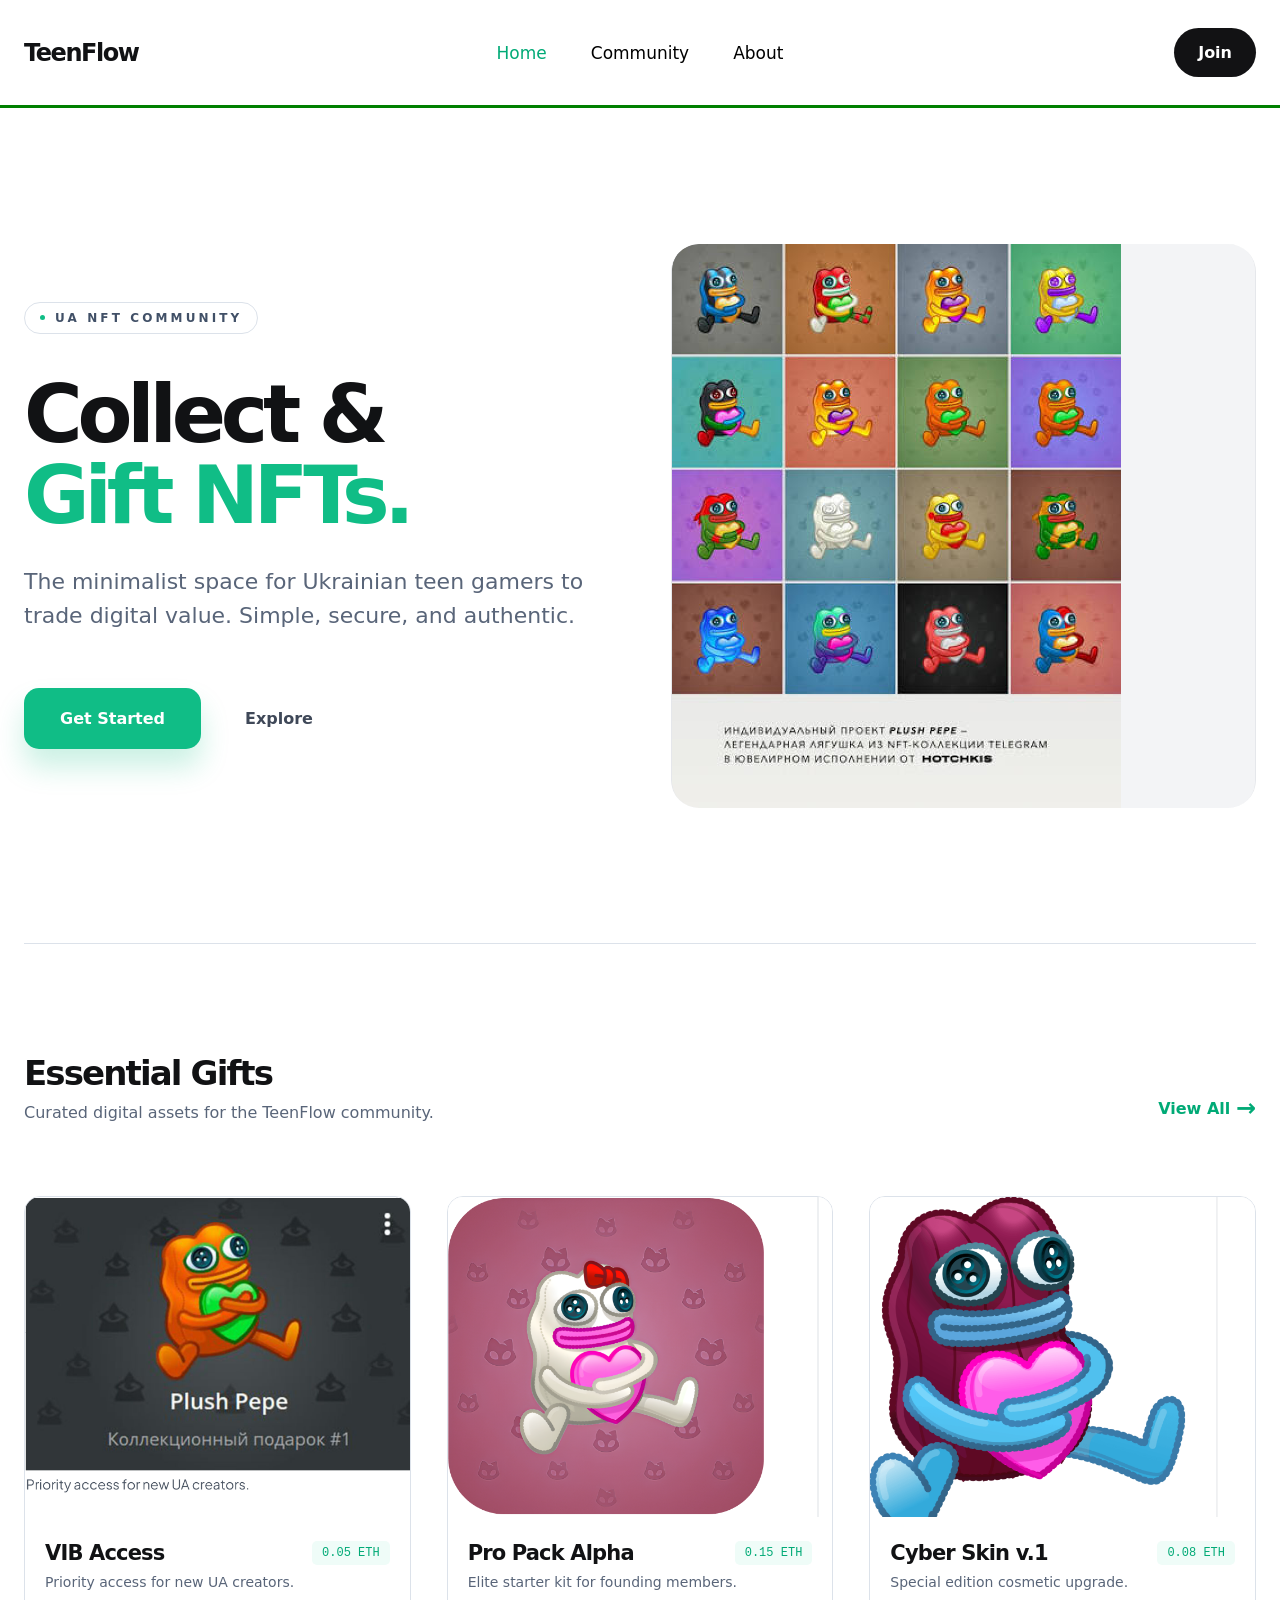
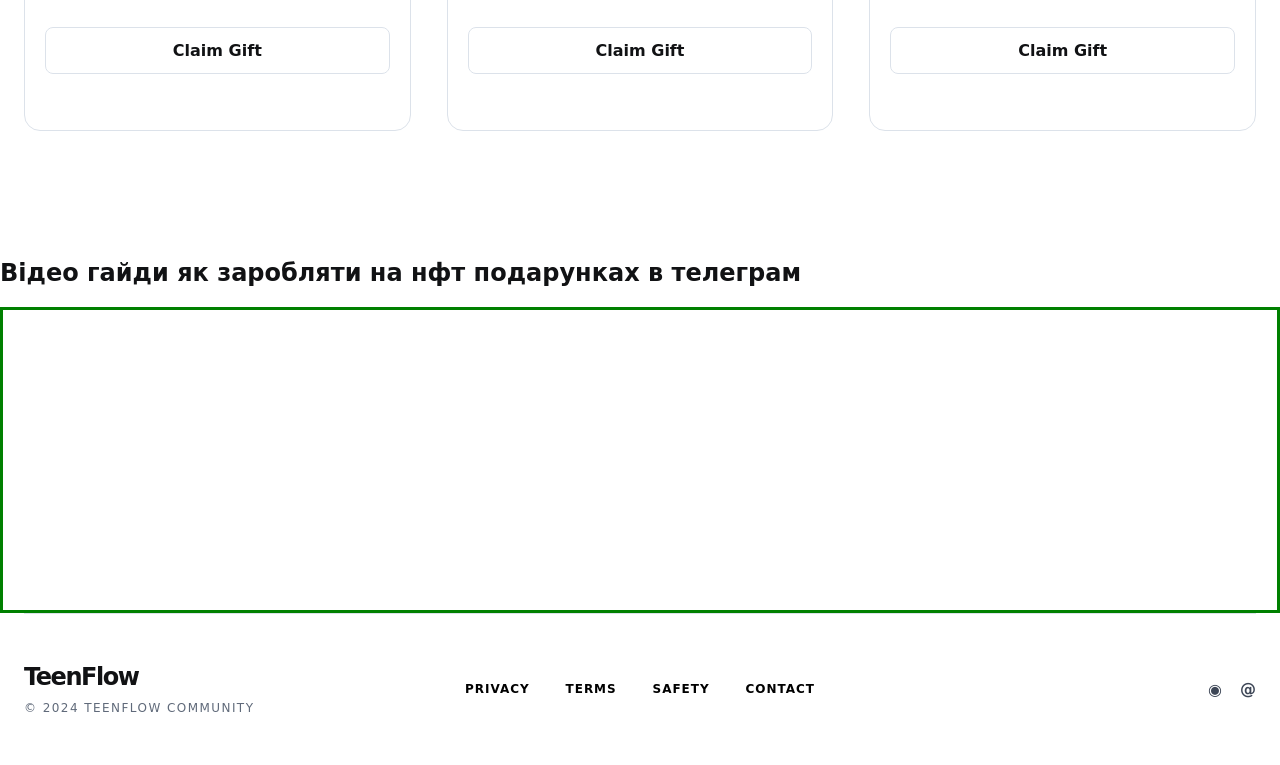
<file: index.html>
<!doctype html>
<html lang="en">
    <head>
        <meta charset="UTF-8" />
        <meta name="viewport" content="width=device-width, initial-scale=1.0" />
        <title>TeenFlow — NFT Gifts</title>
        <link rel="stylesheet" href="styles.css" />
    </head>
    <body>
        <header class="site-header">
            <a class="logo" href="#">TeenFlow</a>
            <nav class="nav" aria-label="Primary navigation">
                <a class="active" href="index.html">Home</a>
                <a href="community.html">Community</a>
                <a href="about.html">About</a>
            </nav>
            <a class="join" href="join.html">Join</a>
        </header>

        <main>
            <section class="hero section-wrap">
                <div class="hero-copy">
                    <span class="pill"><i></i> UA NFT COMMUNITY</span>
                    <h1>Collect &<br /><span>Gift NFTs.</span></h1>
                    <p>
                        The minimalist space for Ukrainian teen gamers to trade digital value.
                        Simple, secure, and authentic.
                    </p>
                    <div class="actions">
                        <a class="button primary" href="#gifts">Get Started</a>
                        <a class="button secondary" href="#explore">Explore</a>
                    </div>
                </div>
                <div class="hero-art art-crop" aria-label="Plush Pepe NFT collection preview"></div>
            </section>

            <section id="gifts" class="gifts section-wrap">
                <div class="section-head">
                    <div>
                        <h2>Essential Gifts</h2>
                        <p>Curated digital assets for the TeenFlow community.</p>
                    </div>
                    <a class="view-all" href="#">View All <span>→</span></a>
                </div>

                <div class="cards">
                    <article class="card">
                        <div class="card-image gift-one art-crop"></div>
                        <div class="card-body">
                            <div class="card-title-row">
                                <h3>VIB Access</h3>
                                <span class="price">0.05 ETH</span>
                            </div>
                            <p>Priority access for new UA creators.</p>
                            <button>Claim Gift</button>
                        </div>
                    </article>

                    <article class="card">
                        <div class="card-image gift-two art-crop"></div>
                        <div class="card-body">
                            <div class="card-title-row">
                                <h3>Pro Pack Alpha</h3>
                                <span class="price">0.15 ETH</span>
                            </div>
                            <p>Elite starter kit for founding members.</p>
                            <button>Claim Gift</button>
                        </div>
                    </article>

                    <article class="card">
                        <div class="card-image gift-three art-crop"></div>
                        <div class="card-body">
                            <div class="card-title-row">
                                <h3>Cyber Skin v.1</h3>
                                <span class="price">0.08 ETH</span>
                            </div>
                            <p>Special edition cosmetic upgrade.</p>
                            <button>Claim Gift</button>
                        </div>
                    </article>
                </div>
            </section>
        </main>
        <section>
     <h1>Відео гайди як заробляти на нфт подарунках в телеграм</h1>
   <article class="guides">
<iframe width="1059" height="595" src="https://www.youtube.com/embed/SpH7_k_Wrvw" title="Як заробити на NFT подарунках в телеграм?" frameborder="0"></iframe>
<iframe width="1059" height="595" src="https://www.youtube.com/embed/sKgBU7rLCm8" title="Як заробити на телеграм подарунках? -гайд по Telegram Gifts" frameborder="0" ></iframe>
<iframe width="1059" height="595" src="https://www.youtube.com/embed/JtX-bXjl1vI" title="ЯК ЗАРОБИТИ НА НФТ ТЕЛЕГРАМ ПОДАРУНКАХ?" frameborder="0"></iframe>
<iframe width="1059" height="595" src="https://www.youtube.com/embed/h6Lt1uEh9VU" title="ЯК ЗАРОБИТИ НА ТЕЛЕГРАМ  NFT" frameborder="0"></iframe>
   </article>
</section>

        <footer class="footer section-wrap">
            <div>
                <a class="logo" href="#">TeenFlow</a>
                <p>© 2024 TEENFLOW COMMUNITY</p>
            </div>
            <nav aria-label="Footer navigation">
                <a href="#">PRIVACY</a>
                <a href="#">TERMS</a>
                <a href="#">SAFETY</a>
                <a href="#">CONTACT</a>
            </nav>
            <div class="socials" aria-label="Social links">
                <a href="#">◉</a>
                <a href="#">@</a>
            </div>
        </footer>
    </body>
</html>
</file>
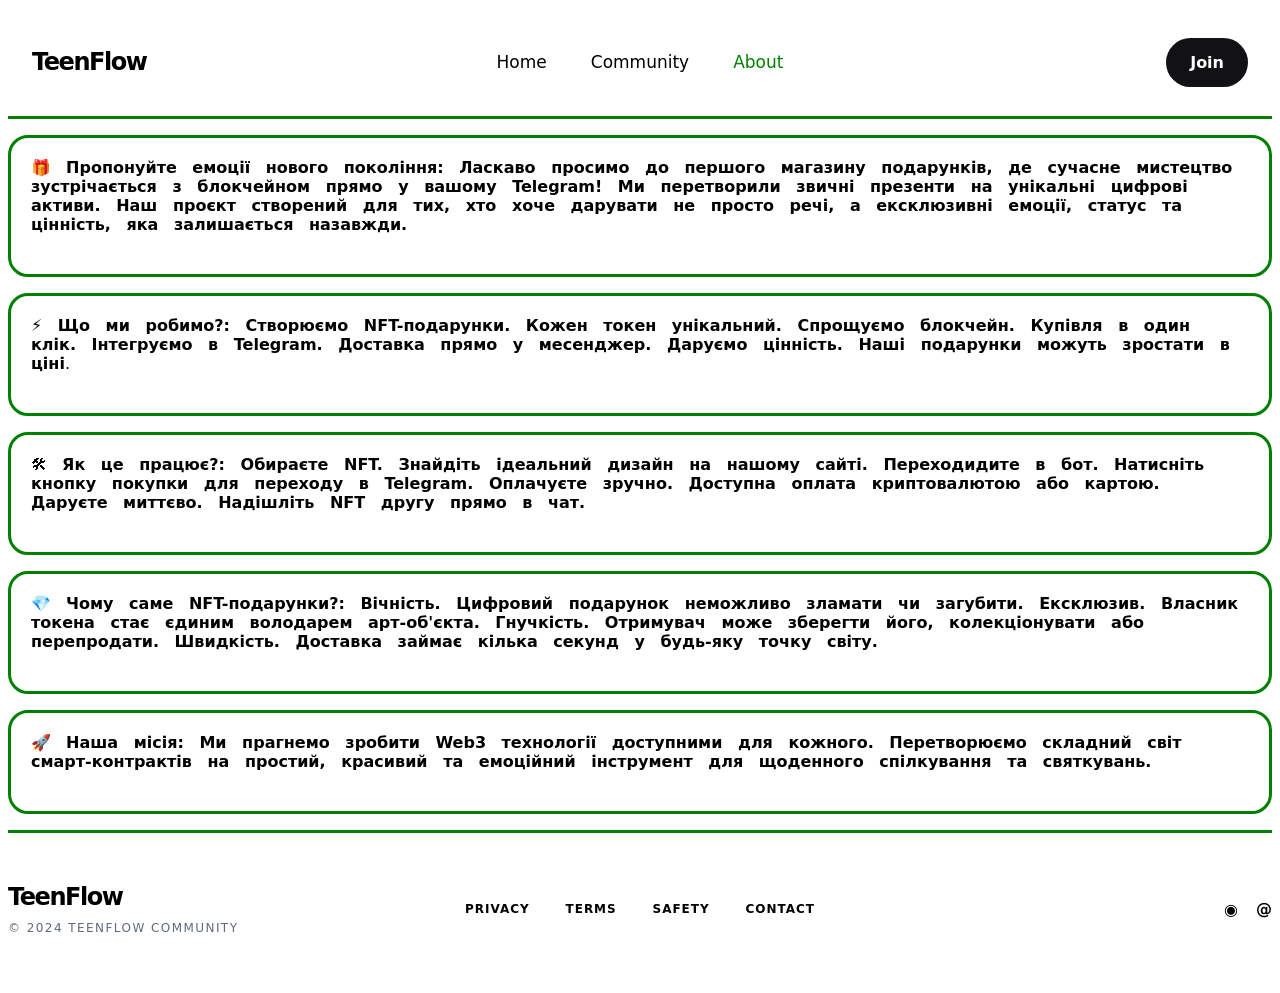
<file: about.html>
<!doctype html>
<html lang="en">
    <head>
        <meta charset="UTF-8" />
        <meta name="viewport" content="width=device-width, initial-scale=1.0" />
        <title>TeenFlow — NFT Gifts</title>
        <link rel="stylesheet" href="about.css" />
    </head>

    <body>
        <header class="site-header">
            <a class="logo" href="#">TeenFlow</a>
            <nav class="nav" aria-label="Primary navigation">
                <a href="index.html">Home</a>
                <a class="Community" href="community.html">Community</a>
                <a class="about active" href="about.html">About</a>
            </nav>
            <a class="join" href="join.html">Join</a>
        </header>

        <main class="main">
            <section>
                <article>
                    <p>
                        🎁
                        <b
                            >Пропонуйте емоції нового покоління: Ласкаво просимо до першого магазину
                            подарунків, де сучасне мистецтво зустрічається з блокчейном прямо у
                            вашому Telegram! Ми перетворили звичні презенти на унікальні цифрові
                            активи. Наш проєкт створений для тих, хто хоче дарувати не просто речі,
                            а ексклюзивні емоції, статус та цінність, яка залишається назавжди.
                        </b>
                    </p>
                </article>
                <article>
                    <p>
                        <b
                            >⚡️ Що ми робимо?: Створюємо NFT-подарунки. Кожен токен унікальний.
                            Спрощуємо блокчейн. Купівля в один клік. Інтегруємо в Telegram. Доставка
                            прямо у месенджер. Даруємо цінність. Наші подарунки можуть зростати в
                            ціні</b
                        >.
                    </p>
                </article>

                <article>
                    <p>
                        🛠
                        <b
                            >Як це працює?: Обираєте NFT. Знайдіть ідеальний дизайн на нашому сайті.
                            Переходидите в бот. Натисніть кнопку покупки для переходу в Telegram.
                            Оплачуєте зручно. Доступна оплата криптовалютою або картою. Даруєте
                            миттєво. Надішліть NFT другу прямо в чат.</b
                        >
                    </p>
                </article>

                <article>
                    <p>
                        💎
                        <b
                            >Чому саме NFT-подарунки?: Вічність. Цифровий подарунок неможливо
                            зламати чи загубити. Ексклюзив. Власник токена стає єдиним володарем
                            арт-об'єкта. Гнучкість. Отримувач може зберегти його, колекціонувати або
                            перепродати. Швидкість. Доставка займає кілька секунд у будь-яку точку
                            світу.</b
                        >
                    </p>
                </article>

                <article>
                    <p>
                        🚀
                        <b
                            >Наша місія: Ми прагнемо зробити Web3 технології доступними для кожного.
                            Перетворюємо складний світ смарт-контрактів на простий, красивий та
                            емоційний інструмент для щоденного спілкування та святкувань.</b
                        >
                    </p>
                </article>
            </section>
        </main>

        <footer class="footer section-wrap">
            <div>
                <a class="logo" href="#">TeenFlow</a>
                <p>© 2024 TEENFLOW COMMUNITY</p>
            </div>
            <nav aria-label="Footer navigation">
                <a href="#">PRIVACY</a>
                <a href="#">TERMS</a>
                <a href="#">SAFETY</a>
                <a href="#">CONTACT</a>
            </nav>
            <div class="socials" aria-label="Social links">
                <a href="#">◉</a>
                <a href="#">@</a>
            </div>
        </footer>
    </body>
</html>
</file>
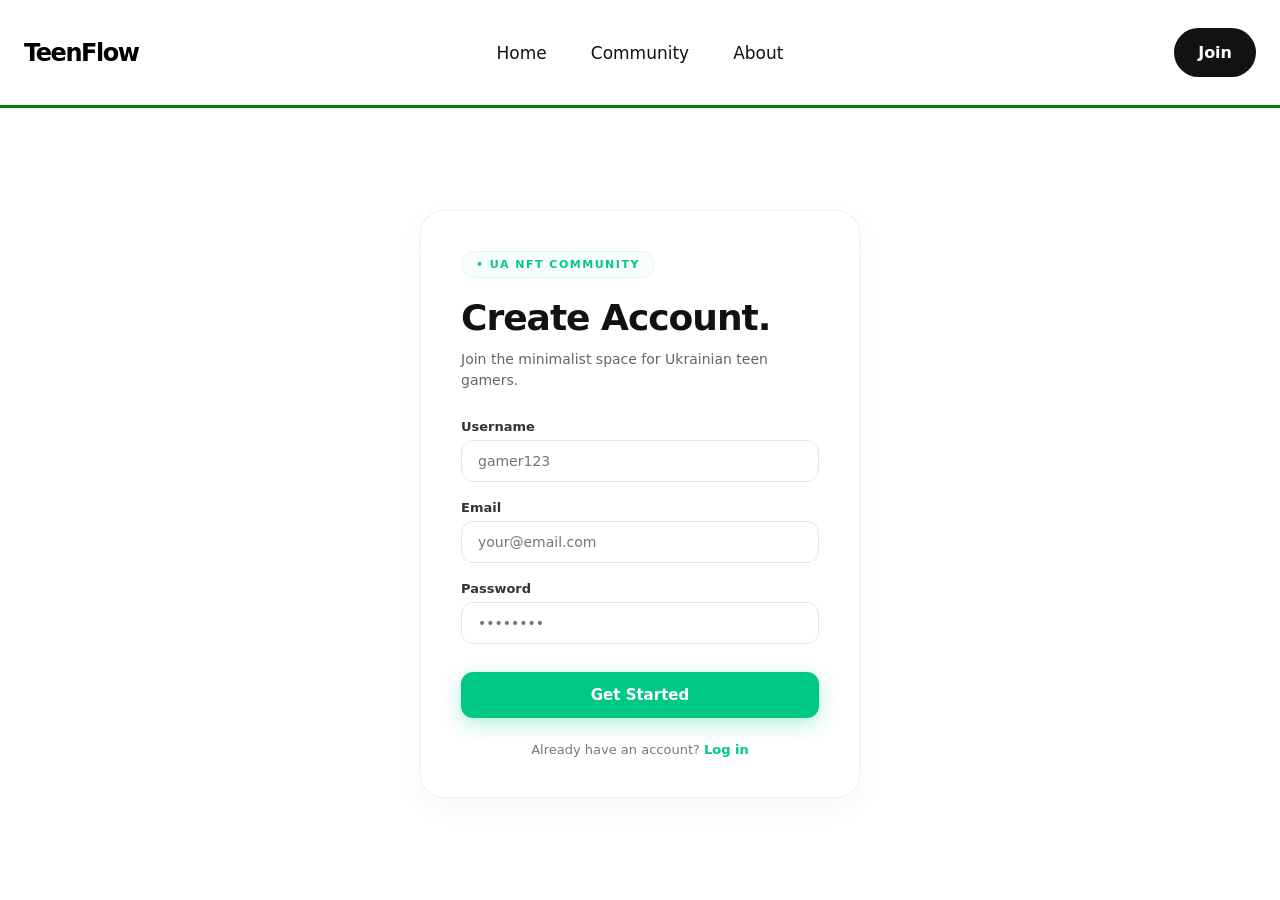
<file: join.html>
<!doctype html>
<html lang="uk">
    <head>
        <meta charset="UTF-8" />
        <meta name="viewport" content="width=device-width, initial-scale=1.0" />
        <title>TeenFlow — Реєстрація</title>
        <link rel="stylesheet" href="join.css" />
    </head>
    <body>
        <header class="navbar">
            <div class="logo">TeenFlow</div>
            <nav class="nav-links">
                <a href="index.html">Home</a>
                <a href="community.html">Community</a>
                <a href="about.html">About</a>
            </nav>
            <a href="join.html" class="btn-join">Join</a>
        </header>

        <main class="container">
            <div class="card">
                <div class="badge">• UA NFT COMMUNITY</div>
                <h1>Create Account.</h1>
                <p class="subtitle">Join the minimalist space for Ukrainian teen gamers.</p>

                <form class="auth-form">
                    <div class="form-group">
                        <label for="username">Username</label>
                        <input type="text" id="username" placeholder="gamer123" required />
                    </div>

                    <div class="form-group">
                        <label for="email">Email</label>
                        <input type="email" id="email" placeholder="your@email.com" required />
                    </div>

                    <div class="form-group">
                        <label for="password">Password</label>
                        <input type="password" id="password" placeholder="••••••••" required />
                    </div>

                    <button type="submit" class="btn-submit">Get Started</button>
                </form>

                <p class="footer-text">Already have an account? <a href="#">Log in</a></p>
            </div>
        </main>
    </body>
</html>
</file>
<file: styles.css>
:root {
  --green: #10bd86;
  --green-dark: #00aa76;
  --ink: #111214;
  --muted: #596579;
  --line: #dce2ea;
  --soft: #f7f9fb;
}

iframe {
  width: 300px;
  height: 300px;
}

.guides {
  display: flex;
  justify-content: space-between;
  border: 3px solid green;
}

.guides  h1 {
  font-weight: bold;
  text-align: center;
}

.logo:hover {
  color: green;
}

nav a {
  color: black;
}

.join:hover {
  color: green;
}

button:hover {
  color: green;
}

.nav:hover {
  text-decoration: none;
  color: green;
}

footer a:hover {
  color: green;
  text-align: none;
}

.nav a:hover {
  text-decoration: none;
  color: green;
}

* {
  box-sizing: border-box;
}

html {
  scroll-behavior: smooth;
}

body {
  margin: 0;
  color: var(--ink);
  background: #fff;
  font-family: Inter, system-ui, -apple-system, BlinkMacSystemFont, "Segoe UI", sans-serif;
}

a {
  color: inherit;
  text-decoration: none;
}

.section-wrap {
  width: min(1240px, calc(100% - 48px));
  margin: 0 auto;
}

.site-header {
  height: 108px;
  border-bottom: 3px solid green;
  display: grid;
  grid-template-columns: 1fr auto 1fr;
  align-items: center;
  padding: 0 max(24px, calc((100vw - 1240px) / 2));
}

.logo {
  font-size: 24px;
  font-weight: 800;
  letter-spacing: -0.06em;
}

.nav {
  display: flex;
  gap: 44px;
  color: #3f4858;
  font-size: 17px;
  font-weight: 500;
}

.nav .active {
  color: var(--green-dark);
}

.join {
  justify-self: end;
  background: #121214;
  color: #fff;
  padding: 15px 24px;
  border-radius: 999px;
  font-weight: 700;
}

.hero {
  min-height: 835px;
  display: grid;
  grid-template-columns: 1fr 585px;
  align-items: center;
  gap: 72px;
}

.pill {
  display: inline-flex;
  align-items: center;
  gap: 10px;
  padding: 8px 15px;
  border: 1px solid var(--line);
  border-radius: 999px;
  color: #415067;
  font-size: 12px;
  font-weight: 800;
  letter-spacing: 0.26em;
}

.pill i {
  width: 5px;
  height: 5px;
  background: var(--green);
  border-radius: 50%;
}

.hero h1 {
  margin: 40px 0 28px;
  font-size: clamp(58px, 7vw, 80px);
  line-height: 1.02;
  letter-spacing: -0.065em;
}

.hero h1 span {
  color: var(--green);
}

.hero p {
  max-width: 610px;
  margin: 0;
  color: var(--muted);
  font-size: 22px;
  line-height: 1.55;
}

.actions {
  display: flex;
  align-items: center;
  gap: 44px;
  margin-top: 55px;
}

.button {
  font-weight: 800;
  font-size: 16px;
}

.primary {
  color: #fff;
  background: var(--green);
  padding: 21px 36px;
  border-radius: 15px;
  box-shadow: 0 18px 28px rgba(16, 189, 134, 0.22);
}

.secondary {
  color: #3f4858;
}

.art-crop {
  background-image: url("image.png");
  background-size: 1440px 2002.5px;
  background-repeat: no-repeat;
}

.hero-art {
  width: 585px;
  height: 564px;
  background-position: -756px -235px;
  border-radius: 28px;
}

.gifts {
  border-top: 1px solid var(--line);
  padding-top: 112px;
  padding-bottom: 108px;
}

.section-head {
  display: flex;
  justify-content: space-between;
  align-items: end;
  margin-bottom: 74px;
}

.section-head h2 {
  margin: 0 0 13px;
  font-size: 34px;
  line-height: 1;
  letter-spacing: -0.055em;
}

.section-head p {
  margin: 0;
  color: var(--muted);
  font-size: 16px;
}

.view-all {
  color: var(--green-dark);
  font-weight: 800;
  font-size: 16px;
}

.view-all span {
  font-size: 24px;
  vertical-align: -2px;
}

.cards {
  display: grid;
  grid-template-columns: repeat(3, 1fr);
  gap: 36px;
}

.card {
  min-height: 535px;
  border: 1px solid var(--line);
  border-radius: 16px;
  overflow: hidden;
  background: #fff;
}

.card-image {
  width: 100%;
  height: 320px;
  background-color: #f5f7f8;
}

.gift-one {
  background-position: -117px -1215px;
}

.gift-two {
  background-position: -544px -1215px;
}

.gift-three {
  background-position: -994px -1229px;
}

.card-body {
  padding: 24px 20px 18px;
}

.card-title-row {
  display: flex;
  justify-content: space-between;
  align-items: center;
  gap: 12px;
}

.card h3 {
  margin: 0;
  font-size: 21px;
  line-height: 1.15;
  letter-spacing: -0.04em;
}

.price {
  flex: none;
  color: var(--green-dark);
  background: #effcf8;
  border-radius: 5px;
  padding: 5px 10px;
  font-family: ui-monospace, SFMono-Regular, Menlo, Consolas, monospace;
  font-size: 12px;
}

.card p {
  min-height: 38px;
  margin: 8px 0 16px;
  color: var(--muted);
  font-size: 14px;
  line-height: 1.35;
}

.card button {
  width: 100%;
  height: 47px;
  border: 1px solid var(--line);
  border-radius: 8px;
  background: #fff;
  color: var(--ink);
  font: inherit;
  font-weight: 800;
  cursor: pointer;
}

.footer {
  border-top: 1px solid var(--line);
  min-height: 152px;
  display: grid;
  grid-template-columns: 1fr auto 1fr;
  align-items: center;
}

.footer p {
  margin: 10px 0 0;
  color: #606a7a;
  font-size: 12px;
  letter-spacing: 0.12em;
}

.footer nav {
  display: flex;
  gap: 36px;
  color: #3d4656;
  font-size: 12px;
  font-weight: 800;
  letter-spacing: 0.08em;
}

.socials {
  justify-self: end;
  display: flex;
  gap: 18px;
  color: #3d4656;
  font-weight: 700;
}

@media (max-width: 1000px) {
  .site-header {
    grid-template-columns: auto 1fr auto;
    gap: 20px;
  }

  .nav {
    justify-content: center;
    gap: 20px;
  }

  .hero {
    grid-template-columns: 1fr;
    padding: 72px 0;
    min-height: auto;
  }

  .hero-art {
    justify-self: center;
    max-width: 100%;
  }

  .cards {
    grid-template-columns: 1fr;
  }

  .card {
    max-width: 500px;
    width: 100%;
    margin: 0 auto;
  }

  .footer {
    grid-template-columns: 1fr;
    gap: 24px;
    padding: 42px 0;
    text-align: center;
  }

  .footer nav,
  .socials {
    justify-content: center;
    justify-self: center;
    flex-wrap: wrap;
  }
}

@media (max-width: 640px) {
  .section-wrap {
    width: min(100% - 28px, 1240px);
  }

  .site-header {
    height: auto;
    padding: 22px 14px;
    grid-template-columns: 1fr auto;
  }

  .nav {
    order: 3;
    grid-column: 1 / -1;
    padding-top: 16px;
  }

  .join {
    padding: 12px 18px;
  }

  .hero h1 {
    font-size: 54px;
  }

  .hero p {
    font-size: 18px;
  }

  .actions {
    gap: 24px;
    margin-top: 36px;
  }

  .hero-art {
    width: 100%;
    height: 0;
    padding-bottom: 96%;
    background-size: 246%;
    background-position: 60% 13%;
  }

  .section-head {
    align-items: start;
    gap: 20px;
    flex-direction: column;
  }
}
</file>
<file: about.css>
body {
  font-family: Inter, system-ui, -apple-system, BlinkMacSystemFont, "Segoe UI", sans-serif;
  box-sizing: border-box;
}

.site-header {
  height: 108px;
  border-bottom: 3px solid green;
  display: grid;
  grid-template-columns: 1fr auto 1fr;
  align-items: center;
  padding: 0 max(24px, calc((100vw - 1240px) / 2));
}

.logo {
  font-size: 24px;
  font-weight: 800;
  letter-spacing: -0.06em;
  text-decoration: none;
  color: black;
}

.logo:hover {
  color: green;
}

.nav a {
  color: black;
  text-decoration: none;
}

.join:hover {
  color: green;
}

button:hover {
  color: green;
}

.nav:hover {
  text-decoration: none;
  color: green;
}

.nav .active {
  color: green;
}

footer a:hover {
  color: green;
  text-align: none;
}

.nav a:hover {
  text-decoration: none;
  color: green;
}

.nav {
  display: flex;
  gap: 44px;
  color: black;
  font-size: 17px;
  font-weight: 500;
}



.join {
  justify-self: end;
  background: #121214;
  color: #fff;
  padding: 15px 24px;
  border-radius: 999px;
  font-weight: 700;
  text-decoration: none;
}

.Community {
  color: black;
  text-decoration: none;
}

.about {
  color: green;
  text-decoration: none;
}

.active {
  text-decoration: none;
}

.main {
  word-spacing: 10px;
}

main p {
  padding: 20px;
  padding-bottom: 40px;
  background-color: white;
  border-radius: 20px;
  border: 3px solid green;
}

.footer {
  min-height: 152px;
  display: grid;
  grid-template-columns: 1fr auto 1fr;
  align-items: center;
  background-color: white;
  border-top: 3px solid green;
}

.footer p {
  margin: 10px 0 0;
  color: #606a7a;
  font-size: 12px;
  letter-spacing: 0.12em;
}

.footer nav {
  display: flex;
  gap: 36px;
  color: #3d4656;
  font-size: 12px;
  font-weight: 800;
  letter-spacing: 0.08em;
}

.socials {
  justify-self: end;
  display: flex;
  gap: 18px;
  color: #3d4656;
  font-weight: 700;
}

@media (max-width: 1000px) {
  .site-header {
    grid-template-columns: auto 1fr auto;
    gap: 20px;
  }

  .nav {
    justify-content: center;
    gap: 20px;
  }

  .hero {
    grid-template-columns: 1fr;
    padding: 72px 0;
    min-height: auto;
  }

  .hero-art {
    justify-self: center;
    max-width: 100%;
  }

  .cards {
    grid-template-columns: 1fr;
  }

  .card {
    max-width: 500px;
    width: 100%;
    margin: 0 auto;
  }

  .footer {
    grid-template-columns: 1fr;
    gap: 24px;
    padding: 42px 0;
    text-align: center;
  }

  .footer nav,
  .socials {
    justify-content: center;
    justify-self: center;
    flex-wrap: wrap;
  }
}

@media (max-width: 640px) {
  .section-wrap {
    width: min(100% - 28px, 1240px);
  }

  .site-header {
    height: auto;
    padding: 22px 14px;
    grid-template-columns: 1fr auto;
  }

  .nav {
    order: 3;
    grid-column: 1 / -1;
    padding-top: 16px;
  }

  .join {
    padding: 12px 18px;
  }

  .hero h1 {
    font-size: 54px;
  }

  .hero p {
    font-size: 18px;
  }

  .actions {
    gap: 24px;
    margin-top: 36px;
  }

  .hero-art {
    width: 100%;
    height: 0;
    padding-bottom: 96%;
    background-size: 246%;
    background-position: 60% 13%;
  }

  .section-head {
    align-items: start;
    gap: 20px;
    flex-direction: column;
  }
}

footer a {
  text-decoration: none;
  color: black;
}
</file>
<file: join.css>
* {
  margin: 0;
  padding: 0;
  box-sizing: border-box;
  font-family: 'Inter', sans-serif;
  font-family: Inter, system-ui, -apple-system, BlinkMacSystemFont, "Segoe UI", sans-serif;
}

body {
  background-color: #ffffff;
  color: #111111;
  display: flex;
  flex-direction: column;
  min-height: 100vh;
}

/* Навігація */
.navbar {
  width: 900px;
  margin: 0 auto;
  background-color: white;
  height: 108px;
  display: grid;
  align-items: center;
  grid-template-columns: 1fr auto 1fr;
  width: 100%;
  margin: 0;
  border-bottom: 3px solid green;
  padding: 0 max(24px, calc((100vw - 1240px) / 2));
  box-sizing: border-box;
}

.logo {
  font-size: 24px;
  font-weight: 800;
  color: black;
  letter-spacing: -0.06em;
}

.nav-links {
  display: flex;
  gap: 44px;
}

.nav-links a {
  text-decoration: none;
  color: #111111;
  transition: color 0.2s ease;
  font-size: 17px;
  font-weight: 500;
}



.nav-links a:hover {
  color: #00C885;
}

.btn-join {
  justify-self: end;
  background: #121214;
  color: #fff;
  padding: 15px 24px;
  border-radius: 999px;
  font-weight: 700;
  text-decoration: none;
}

.btn-join:hover {
  opacity: 0.85;
}

/* Основний блок */
.container {
  flex: 1;
  display: flex;
  justify-content: center;
  align-items: center;
  padding: 40px 20px;
}

.card {
  width: 100%;
  max-width: 440px;
  padding: 40px;
  border-radius: 24px;
  background: #ffffff;
  border: 1px solid #f0f0f0;
  box-shadow: 0 10px 30px rgba(0, 0, 0, 0.04);
}

.badge {
  display: inline-block;
  color: #00C885;
  font-size: 11px;
  font-weight: 700;
  letter-spacing: 1.5px;
  border: 1px solid #e0f7ef;
  padding: 6px 14px;
  border-radius: 20px;
  margin-bottom: 20px;
  background-color: #f7fdfb;
}

h1 {
  font-size: 36px;
  font-weight: 800;
  line-height: 1.1;
  margin-bottom: 12px;
  letter-spacing: -1px;
}

.subtitle {
  color: #666666;
  font-size: 14px;
  line-height: 1.5;
  margin-bottom: 28px;
}

/* Форма */
.auth-form {
  display: flex;
  flex-direction: column;
  gap: 18px;
}

.form-group {
  display: flex;
  flex-direction: column;
  gap: 6px;
}

.form-group label {
  font-size: 13px;
  font-weight: 600;
  color: #333333;
}

.form-group input {
  width: 100%;
  padding: 12px 16px;
  border-radius: 12px;
  border: 1px solid #e2e8f0;
  outline: none;
  font-size: 14px;
  transition: all 0.2s ease;
}

.form-group input:focus {
  border-color: #00C885;
  box-shadow: 0 0 0 3px rgba(0, 200, 133, 0.15);
}

.btn-submit {
  margin-top: 10px;
  background-color: #00C885;
  color: #ffffff;
  border: none;
  padding: 14px;
  border-radius: 12px;
  font-size: 15px;
  font-weight: 700;
  cursor: pointer;
  box-shadow: 0 6px 20px rgba(0, 200, 133, 0.3);
  transition: all 0.2s ease;
}

.btn-submit:hover {
  background-color: #00b377;
  transform: translateY(-1px);
}

.footer-text {
  margin-top: 24px;
  text-align: center;
  font-size: 13px;
  color: #777777;
}

.footer-text a {
  color: #00C885;
  text-decoration: none;
  font-weight: 600;
}

.footer-text a:hover {
  text-decoration: underline;
}

/* Адаптивність */
@media (max-width: 768px) {
  .navbar {
    padding: 20px;
  }

  .nav-links {
    display: none;
  }

  .card {
    padding: 28px;
  }
}
</file>
